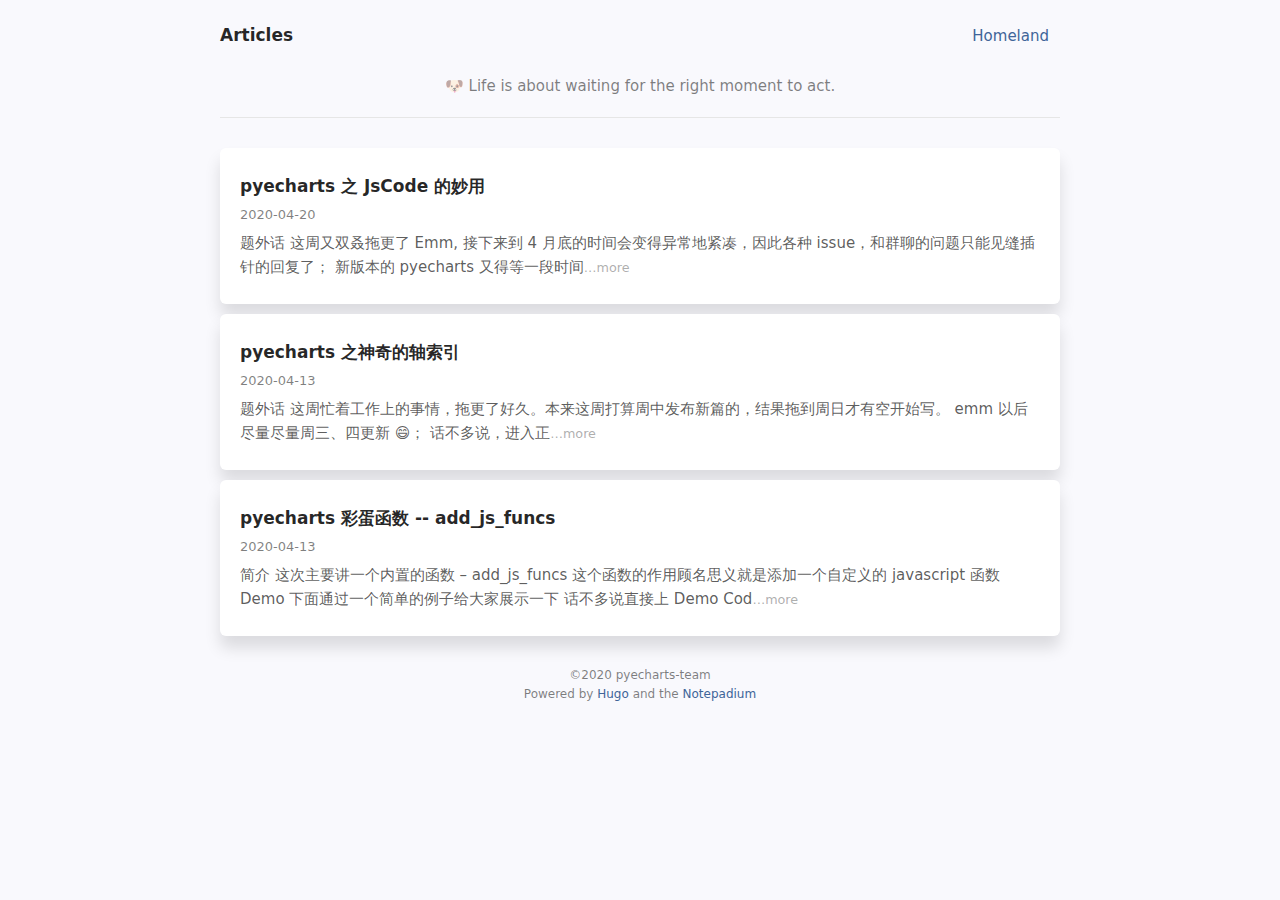
<file: index.html>
<!DOCTYPE html>
<html lang="en"><meta charset="utf-8"><meta name="generator" content="Hugo 0.59.1" /><meta name="viewport" content="width=device-width,initial-scale=1,viewport-fit=cover">
<meta name="color-scheme" content="light dark">
<meta name="supported-color-schemes" content="light dark"><title>Articles&nbsp;&ndash;&nbsp;🐶 Life is about waiting for the right moment to act.</title><link rel="stylesheet" href="/css/core.min.dc1e9c56383253a92e952044bbf9695dbb320db4c154afecac64a6fe0ad70f6c4b2f64097cf2d51e23ee15c0dfb0b601.css" integrity="sha384-3B6cVjgyU6kulSBEu/lpXbsyDbTBVK/srGSm/grXD2xLL2QJfPLVHiPuFcDfsLYB"><link rel="alternate" type="application/rss+xml" href="/index.xml" title="Articles" /><body>
    <div class="base-body"><section id="header" class="site header">
    <div class="header wrap"><span class="header left-side"><a class="site home" href="/"><span class="site name">Articles</span></a></span>
        <span class="header right-side"><div class="nav wrap"><nav class="nav"><a class="nav item" href="https://github.com/pyecharts"target="_blank">Homeland</a></nav></div></span></div><div class="site slogan"><span class="title">🐶 Life is about waiting for the right moment to act.</span></div></section><div id="content"><ul class="note list"><li class="item"><a class="note" href="/post/pyecharts-jscode/">
            <p class="note title">pyecharts 之 JsCode 的妙用</p><p class="note date">2020-04-20</p><p class="note content">题外话 这周又双叒拖更了 Emm, 接下来到 4 月底的时间会变得异常地紧凑，因此各种 issue，和群聊的问题只能见缝插针的回复了； 新版本的 pyecharts 又得等一段时间<span class="mldr">&mldr;more</span></p></a></li><li class="item"><a class="note" href="/post/pyecharts-magical-index/">
            <p class="note title">pyecharts 之神奇的轴索引</p><p class="note date">2020-04-13</p><p class="note content">题外话 这周忙着工作上的事情，拖更了好久。本来这周打算周中发布新篇的，结果拖到周日才有空开始写。 emm 以后尽量尽量周三、四更新 😄； 话不多说，进入正<span class="mldr">&mldr;more</span></p></a></li><li class="item"><a class="note" href="/post/pyecharts-add-js-funcs/">
            <p class="note title">pyecharts 彩蛋函数 -- add_js_funcs</p><p class="note date">2020-04-13</p><p class="note content">简介 这次主要讲一个内置的函数 &ndash; add_js_funcs 这个函数的作用顾名思义就是添加一个自定义的 javascript 函数 Demo 下面通过一个简单的例子给大家展示一下 话不多说直接上 Demo Cod<span class="mldr">&mldr;more</span></p></a></li></ul></div><section id="footer" class="footer"><div class="footer-wrap">
    <p class="copyright">©2020 pyecharts-team</p>
    <p class="powerby"><span>Powered by </span><a href="https://gohugo.io" 
        target="_blank">Hugo</a><span> and the </span><a href="https://themes.gohugo.io/hugo-notepadium/" 
        target="_blank">Notepadium</a></p>
</div></section><script src="/js/hljs.min.0799348a91dce12c6be4a73f943cfe78f181f4e6f6ec35c4af0fca1de377879f77cfab03c30f03a174d675737b5a9314.js" integrity="sha384-B5k0ipHc4Sxr5Kc/lDz&#43;ePGB9Ob27DXErw/KHeN3h593z6sDww8DoXTWdXN7WpMU"></script><script>hljs.initHighlightingOnLoad();</script></div>
</body>

</html>
</file>
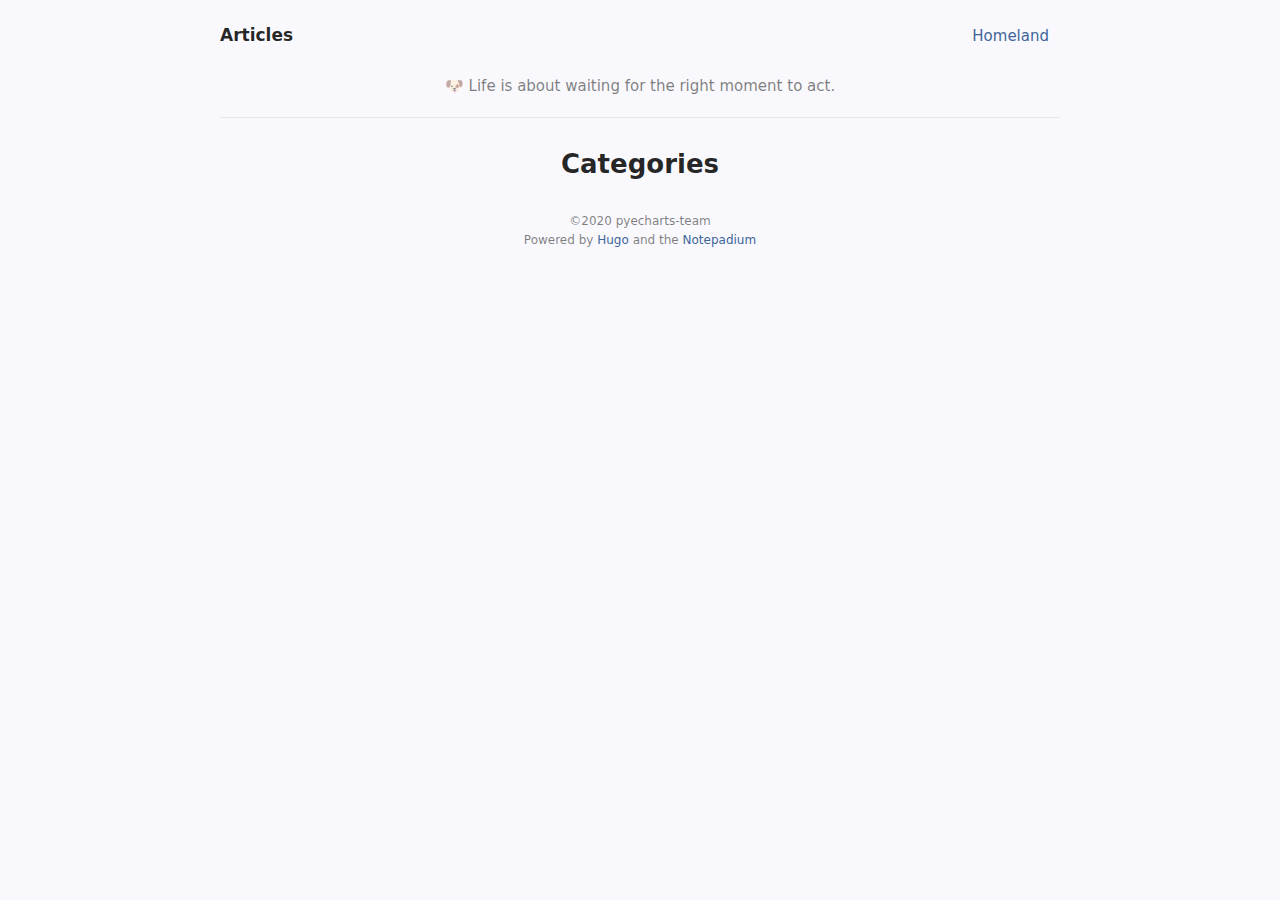
<file: categories/index.html>
<!DOCTYPE html>
<html lang="en"><meta charset="utf-8"><meta name="generator" content="Hugo 0.59.1" /><meta name="viewport" content="width=device-width,initial-scale=1,viewport-fit=cover">
<meta name="color-scheme" content="light dark">
<meta name="supported-color-schemes" content="light dark"><title>Categories&nbsp;&ndash;&nbsp;Articles</title><link rel="stylesheet" href="/css/core.min.dc1e9c56383253a92e952044bbf9695dbb320db4c154afecac64a6fe0ad70f6c4b2f64097cf2d51e23ee15c0dfb0b601.css" integrity="sha384-3B6cVjgyU6kulSBEu/lpXbsyDbTBVK/srGSm/grXD2xLL2QJfPLVHiPuFcDfsLYB"><link rel="alternate" type="application/rss+xml" href="/categories/index.xml" title="Articles" /><body>
    <div class="base-body"><section id="header" class="site header">
    <div class="header wrap"><span class="header left-side"><a class="site home" href="/"><span class="site name">Articles</span></a></span>
        <span class="header right-side"><div class="nav wrap"><nav class="nav"><a class="nav item" href="https://github.com/pyecharts"target="_blank">Homeland</a></nav></div></span></div><div class="site slogan"><span class="title">🐶 Life is about waiting for the right moment to act.</span></div></section><div id="content"><section class="article header"><h1>Categories</h1></section></div><section id="footer" class="footer"><div class="footer-wrap">
    <p class="copyright">©2020 pyecharts-team</p>
    <p class="powerby"><span>Powered by </span><a href="https://gohugo.io" 
        target="_blank">Hugo</a><span> and the </span><a href="https://themes.gohugo.io/hugo-notepadium/" 
        target="_blank">Notepadium</a></p>
</div></section><script src="/js/hljs.min.0799348a91dce12c6be4a73f943cfe78f181f4e6f6ec35c4af0fca1de377879f77cfab03c30f03a174d675737b5a9314.js" integrity="sha384-B5k0ipHc4Sxr5Kc/lDz&#43;ePGB9Ob27DXErw/KHeN3h593z6sDww8DoXTWdXN7WpMU"></script><script>hljs.initHighlightingOnLoad();</script></div>
</body>

</html>
</file>
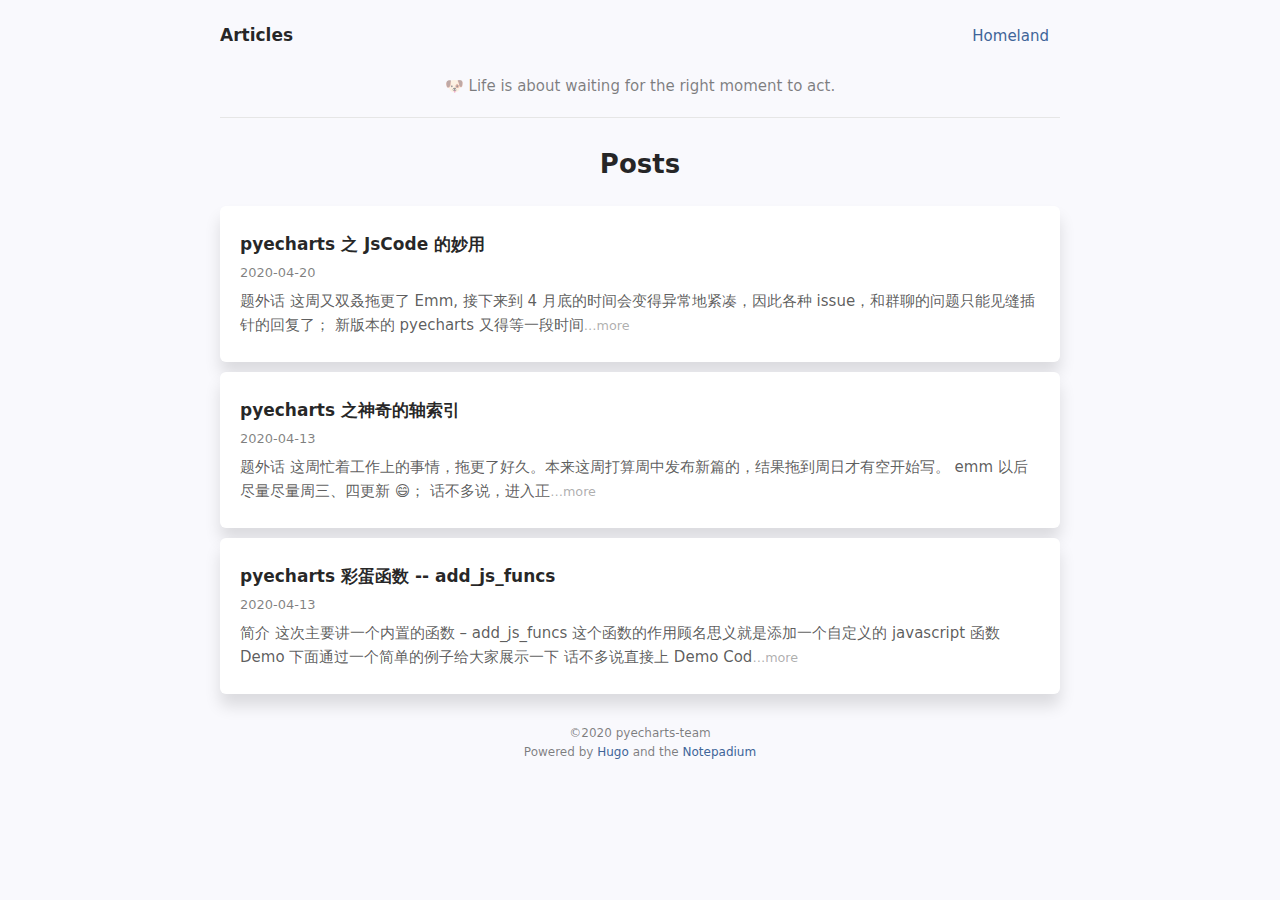
<file: post/index.html>
<!DOCTYPE html>
<html lang="en"><meta charset="utf-8"><meta name="generator" content="Hugo 0.59.1" /><meta name="viewport" content="width=device-width,initial-scale=1,viewport-fit=cover">
<meta name="color-scheme" content="light dark">
<meta name="supported-color-schemes" content="light dark"><title>Posts&nbsp;&ndash;&nbsp;Articles</title><link rel="stylesheet" href="/css/core.min.dc1e9c56383253a92e952044bbf9695dbb320db4c154afecac64a6fe0ad70f6c4b2f64097cf2d51e23ee15c0dfb0b601.css" integrity="sha384-3B6cVjgyU6kulSBEu/lpXbsyDbTBVK/srGSm/grXD2xLL2QJfPLVHiPuFcDfsLYB"><link rel="alternate" type="application/rss+xml" href="/post/index.xml" title="Articles" /><body>
    <div class="base-body"><section id="header" class="site header">
    <div class="header wrap"><span class="header left-side"><a class="site home" href="/"><span class="site name">Articles</span></a></span>
        <span class="header right-side"><div class="nav wrap"><nav class="nav"><a class="nav item" href="https://github.com/pyecharts"target="_blank">Homeland</a></nav></div></span></div><div class="site slogan"><span class="title">🐶 Life is about waiting for the right moment to act.</span></div></section><div id="content"><section class="article header"><h1>Posts</h1></section><ul class="note list"><li class="item"><a class="note" href="/post/pyecharts-jscode/">
            <p class="note title">pyecharts 之 JsCode 的妙用</p><p class="note date">2020-04-20</p><p class="note content">题外话 这周又双叒拖更了 Emm, 接下来到 4 月底的时间会变得异常地紧凑，因此各种 issue，和群聊的问题只能见缝插针的回复了； 新版本的 pyecharts 又得等一段时间<span class="mldr">&mldr;more</span></p></a></li><li class="item"><a class="note" href="/post/pyecharts-magical-index/">
            <p class="note title">pyecharts 之神奇的轴索引</p><p class="note date">2020-04-13</p><p class="note content">题外话 这周忙着工作上的事情，拖更了好久。本来这周打算周中发布新篇的，结果拖到周日才有空开始写。 emm 以后尽量尽量周三、四更新 😄； 话不多说，进入正<span class="mldr">&mldr;more</span></p></a></li><li class="item"><a class="note" href="/post/pyecharts-add-js-funcs/">
            <p class="note title">pyecharts 彩蛋函数 -- add_js_funcs</p><p class="note date">2020-04-13</p><p class="note content">简介 这次主要讲一个内置的函数 &ndash; add_js_funcs 这个函数的作用顾名思义就是添加一个自定义的 javascript 函数 Demo 下面通过一个简单的例子给大家展示一下 话不多说直接上 Demo Cod<span class="mldr">&mldr;more</span></p></a></li></ul></div><section id="footer" class="footer"><div class="footer-wrap">
    <p class="copyright">©2020 pyecharts-team</p>
    <p class="powerby"><span>Powered by </span><a href="https://gohugo.io" 
        target="_blank">Hugo</a><span> and the </span><a href="https://themes.gohugo.io/hugo-notepadium/" 
        target="_blank">Notepadium</a></p>
</div></section><script src="/js/hljs.min.0799348a91dce12c6be4a73f943cfe78f181f4e6f6ec35c4af0fca1de377879f77cfab03c30f03a174d675737b5a9314.js" integrity="sha384-B5k0ipHc4Sxr5Kc/lDz&#43;ePGB9Ob27DXErw/KHeN3h593z6sDww8DoXTWdXN7WpMU"></script><script>hljs.initHighlightingOnLoad();</script></div>
</body>

</html>
</file>
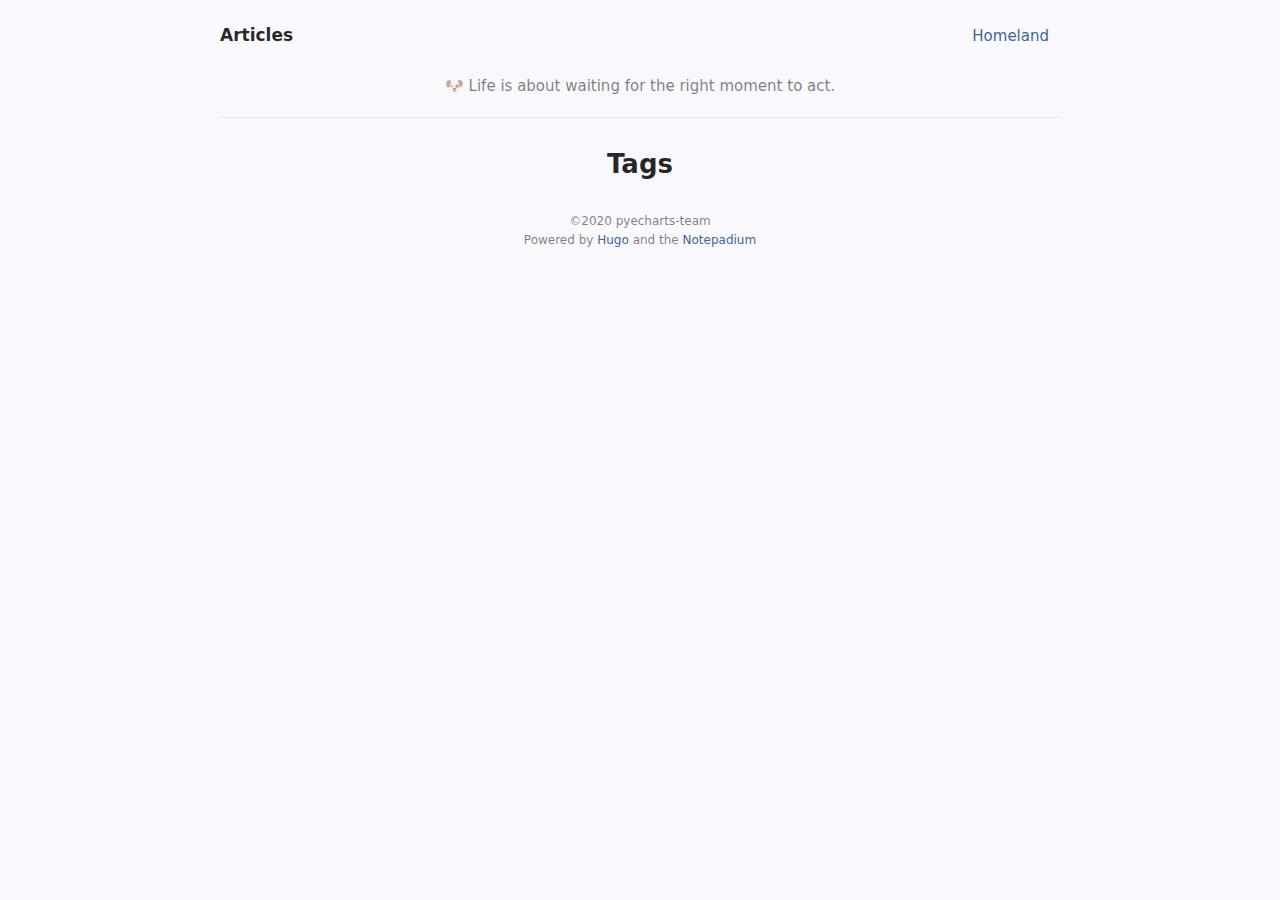
<file: tags/index.html>
<!DOCTYPE html>
<html lang="en"><meta charset="utf-8"><meta name="generator" content="Hugo 0.59.1" /><meta name="viewport" content="width=device-width,initial-scale=1,viewport-fit=cover">
<meta name="color-scheme" content="light dark">
<meta name="supported-color-schemes" content="light dark"><title>Tags&nbsp;&ndash;&nbsp;Articles</title><link rel="stylesheet" href="/css/core.min.dc1e9c56383253a92e952044bbf9695dbb320db4c154afecac64a6fe0ad70f6c4b2f64097cf2d51e23ee15c0dfb0b601.css" integrity="sha384-3B6cVjgyU6kulSBEu/lpXbsyDbTBVK/srGSm/grXD2xLL2QJfPLVHiPuFcDfsLYB"><link rel="alternate" type="application/rss+xml" href="/tags/index.xml" title="Articles" /><body>
    <div class="base-body"><section id="header" class="site header">
    <div class="header wrap"><span class="header left-side"><a class="site home" href="/"><span class="site name">Articles</span></a></span>
        <span class="header right-side"><div class="nav wrap"><nav class="nav"><a class="nav item" href="https://github.com/pyecharts"target="_blank">Homeland</a></nav></div></span></div><div class="site slogan"><span class="title">🐶 Life is about waiting for the right moment to act.</span></div></section><div id="content"><section class="article header"><h1>Tags</h1></section></div><section id="footer" class="footer"><div class="footer-wrap">
    <p class="copyright">©2020 pyecharts-team</p>
    <p class="powerby"><span>Powered by </span><a href="https://gohugo.io" 
        target="_blank">Hugo</a><span> and the </span><a href="https://themes.gohugo.io/hugo-notepadium/" 
        target="_blank">Notepadium</a></p>
</div></section><script src="/js/hljs.min.0799348a91dce12c6be4a73f943cfe78f181f4e6f6ec35c4af0fca1de377879f77cfab03c30f03a174d675737b5a9314.js" integrity="sha384-B5k0ipHc4Sxr5Kc/lDz&#43;ePGB9Ob27DXErw/KHeN3h593z6sDww8DoXTWdXN7WpMU"></script><script>hljs.initHighlightingOnLoad();</script></div>
</body>

</html>
</file>
<file: css/core.min.dc1e9c56383253a92e952044bbf9695dbb320db4c154afecac64a6fe0ad70f6c4b2f64097cf2d51e23ee15c0dfb0b601.css>
*,*::before,*::after{box-sizing:inherit;-webkit-box-sizing:inherit;-moz-box-sizing:inherit}html{box-sizing:border-box;-webkit-box-sizing:border-box;-moz-box-sizing:border-box;font-weight:400;font-size:17px;line-height:1.2}body{margin:0;-webkit-overflow-scrolling:touch;text-size-adjust:100%;-webkit-text-size-adjust:100%;-moz-text-size-adjust:100%;-ms-text-size-adjust:100%}p{margin:0;margin-block-start:0;margin-block-end:0;margin-inline-start:0;margin-inline-end:0}hr{margin:0;margin-block-start:0;margin-block-end:0;margin-inline-start:0;margin-inline-end:0;-webkit-margin-before:0;-webkit-margin-after:0;-webkit-margin-start:0;-webkit-margin-end:0;border-top-style:inset;border-top-width:1px;border-right:none;border-bottom:none;border-left:none}ol,ul{margin:0;padding:0;margin-block-start:0;margin-block-end:0;margin-inline-start:0;margin-inline-end:0;padding-inline-start:0;-webkit-margin-before:0;-webkit-margin-after:0;-webkit-margin-start:0;-webkit-margin-end:0;-webkit-padding-start:0}dl{margin:0;margin-block-start:0;margin-block-end:0;margin-inline-start:0;margin-inline-end:0;-webkit-margin-before:0;-webkit-margin-after:0;-webkit-margin-start:0;-webkit-margin-end:0}dd{margin-left:0;margin-inline-start:0;-webkit-margin-start:0}table{line-height:inherit;font-weight:400;font-size:inherit}th{font-weight:700}tt,code,kbd,samp,pre{font-family:monospace}pre{margin:0;white-space:pre;word-break:normal;word-wrap:normal}blockquote{margin:0;margin-block-start:0;margin-block-end:0;margin-inline-start:0;margin-inline-end:0}h1,h2,h3,h4,h5,h6{margin:0;margin-block-start:0;margin-block-end:0;margin-inline-start:0;margin-inline-end:0;font-weight:700}strong,b{font-weight:700}mark{color:currentColor;background-color:#ff0}svg,img{max-width:100%;border:none}:root{color-scheme:light dark;supported-color-schemes:light dark}html{font-family:system-ui,-apple-system,BlinkMacSystemFont,microsoft yahei,segoe ui,Ubuntu,Roboto,Oxygen,Cantarell,fira sans,droid sans,helvetica neue,Helvetica,Arial,Verdana,lucida grande,sans-serif,apple color emoji,segoe ui emoji;font-size:17px;font-weight:400;line-height:1.6}body{display:block;color:rgba(0,0,0,.85);background-color:#f9f9fd;word-break:normal;word-wrap:break-word;hyphens:auto;-webkit-hyphens:auto;-ms-hyphens:auto;-moz-hyphens:auto;padding-top:constant(safe-area-inset-top);padding-right:constant(safe-area-inset-right);padding-bottom:constant(safe-area-inset-bottom);padding-left:constant(safe-area-inset-left);padding-top:env(safe-area-inset-top);padding-right:env(safe-area-inset-right);padding-bottom:env(safe-area-inset-bottom);padding-left:env(safe-area-inset-left)}h1,h2,h3,h4,h5,h6{font-weight:700;line-height:1.3}h1{font-size:26px}h2{font-size:24px}h3{font-size:22px}h4{font-size:20px}h5{font-size:18px}h6{font-size:16px}blockquote,q{quotes:none;margin:0}mark,::selection{background-color:rgba(12,242,143,.2)}mark{padding-left:.15em;padding-right:.15em;border-radius:3px}code,tt,kbd,samp{font-family:Menlo,Consolas,liberation mono,monospace;font-weight:400;font-size:85%}pre{display:block;line-height:1.45;text-align:left;font-size:12px;margin:0;padding:6px 16px;background-color:#f9fafa;border-radius:6px;border:1px solid #e6e6e6;-o-tab-size:4;-moz-tab-size:4;tab-size:4;overflow:auto}code,kbd,tt,samp{color:#c41a16}pre code,pre kbd,pre tt,pre samp{display:inline;font-size:inherit;color:inherit;background-color:transparent}table{border-spacing:0;border-collapse:collapse}td,th{padding:0}a{color:#406599;text-decoration:none;-webkit-tap-highlight-color:transparent;-webkit-text-decoration-skip:objects;-moz-text-decoration-skip:objects;text-decoration-skip:objects}a:hover{text-decoration:underline}del{opacity:.5}abbr,acronym{cursor:help}.image-container,.image-container .link,.image-container .caption{display:block}.image-container{text-align:center}.image-container .link{line-height:1}.image-container .caption{line-height:1.5}.image-container .title{display:inline-block;opacity:.65;font-size:15px;text-align:initial;min-height:22px;padding:10px 5px}.base-body{display:block;margin:-1px auto;max-width:900px;border-top:1px solid transparent;border-bottom:1px solid transparent;overflow:hidden}.site.header{padding-top:20px;padding-bottom:20px;min-height:64px;margin-bottom:30px;border-bottom:1px solid #e6e6e6}.header.wrap{text-align:justify;font-size:1px}.header.wrap::after{display:inline-block;content:"";width:100%}.header.wrap,.nav.wrap{margin-top:-5px}.header.wrap>*,.nav.wrap>*{margin-top:5px}.header.left-side,.header.right-side{display:inline-block;font-size:17px;text-align:initial}.site.home:hover{opacity:.5;text-decoration:none}.site.logo{height:42px;border-radius:3px;vertical-align:middle;margin-right:8px}.site.name{color:rgba(0,0,0,.85)}.site.slogan{font-size:15px;line-height:1.5;text-align:center;margin-top:20px}.site.slogan .title{display:inline-block;text-align:initial;color:rgba(0,0,0,.5);min-height:22px}.nav.item{display:inline-block;font-size:15px;line-height:1;padding:4px 6px;margin:5px 5px 5px 0;border-radius:20px}.footer{font-size:12px;color:rgba(0,0,0,.5);margin-top:30px;margin-bottom:20px}.footer-wrap{display:block;text-align:center}.date{font-size:13px}.langs{display:inline-block;list-style:none;font-size:15px}.lang{margin-left:10px}.note.list{margin:0;padding:0;list-style:none}.note.list .item{width:100%;margin:5px 0 10px;background-color:#fff}.note.list .item>a:hover,.nav.item:hover{opacity:.5;text-decoration:none}.tag:hover,.category:hover{opacity:.5;text-decoration:none}.note{color:rgba(0,0,0,.85);display:block;text-decoration:none}.note:hover{text-decoration:none}.note.title,.site.name{font-size:17px;font-weight:700}.note.date{color:rgba(0,0,0,.5)}.note.content{font-size:15px}.mldr{opacity:.5;font-size:85%}.note.title,.note.date,.note.content,.note.imgs,.note.labels{margin:5px 0}.note.imgs{display:block;border:0 solid transparent;line-height:1}.note.imgs .img{object-fit:cover;height:80px;min-width:80px;max-width:120px;border-radius:4px;border:1px solid #e6e6e6;margin:5px 0 0 5px}.cover{width:100%}.article.header{text-align:center;margin-top:4px;margin-bottom:24px}.article.date{color:rgba(0,0,0,.5);margin-top:24px}.tag,.category{display:inline-block;font-size:13px;line-height:1;padding:4px 6px;margin:5px 5px 5px 0;border-radius:20px;border:1px solid #e6e6e6}.tag{color:#c41a16}.category{color:#fff;background-color:#eb7350}.article.labels,.article.license,.article.navigation,.article.discussion,.article.share{margin-top:24px}.article.discussion{border-top:1px dashed #e6e6e6;border-bottom:1px dashed #e6e6e6}.article.navigation p{margin:0}.article.navigation p+p{margin-top:5px}.article.navigation .link{font-weight:700}.article.navigation .li{display:inline-block;font-size:85%;opacity:.5;margin-right:5px}.article.license{background-color:#f9f9f9;border-radius:3px;margin:30px 0;font-size:13px;padding:15px 20px;border:2px dashed #ddd;color:#999}.pagination{display:block;text-align:center;margin:30px 0}.pagination ul{display:inline-block;list-style:none;font-weight:700;padding:0;margin:0}.pagination ul li{display:inline}.pagination ul li a{color:#406599;float:left;padding:8px 16px;text-decoration:none}.pagination ul li a.active{background-color:#406599;color:#fff}.pagination ul li a:hover:not(.active){background-color:rgba(0,122,255,.5)}.note.content,.article.markdown-body{color:rgba(0,0,0,.65)}.note.list .item,.article-container{padding:20px;border-radius:6px;box-shadow:0 12px 16px 0 rgba(0,0,0,.12)}@media(max-width:500px){.note.list .item,.article-container{border-radius:0;box-shadow:none}.note.list,.article-container{margin-left:-20px;margin-right:-20px}}.article-container{background-color:#fff}.article.markdown-body{display:block;margin-top:20px;margin-bottom:20px}.article.markdown-body h1,.article.markdown-body h2,.article.markdown-body h3,.article.markdown-body h4,.article.markdown-body h5,.article.markdown-body h6{color:rgba(0,0,0,.8);margin-top:24px;margin-bottom:20px}.article.markdown-body h1,.article.markdown-body h2{padding-bottom:.3em;border-bottom:1px solid #e6e6e6}.article.markdown-body img{-ms-transform:scale(1);-ms-transition:transform .25s ease-in-out 0s;-moz-transform:scale(1);-moz-transition:transform .25s ease-in-out 0s;-webkit-transform:scale(1);-webkit-transition:transform .25s ease-in-out 0s;transform:scale(1);transition:transform .25s ease-in-out 0s}.article.markdown-body img:hover{-ms-transform:scale(1.04);-ms-transition:transform .25s ease-in-out 0s;-moz-transform:scale(1.04);-moz-transition:transform .25s ease-in-out 0s;-webkit-transform:scale(1.04);-webkit-transition:transform .25s ease-in-out 0s;transform:scale(1.04);transition:transform .25s ease-in-out 0s}.article.markdown-body blockquote,.article.markdown-body q{opacity:.85}.article.markdown-body blockquote{padding:.95em;border-radius:6px;border-left:6px solid #fee450;background-color:#fbf8e8}.article.markdown-body q::before,.article.markdown-body q::after{opacity:.6}.article.markdown-body q::before{content:"\275D"}.article.markdown-body q::after{content:"\275E"}.article.markdown-body ol,.article.markdown-body ul{margin-bottom:20px;margin-block-end:20px;-webkit-margin-after:20px;padding-inline-start:40px;-webkit-padding-start:40px;padding-left:40px}.article.markdown-body hr{opacity:.4;border-top-style:dashed;border-top-color:inherit}.article.markdown-body table{display:block;width:100%;overflow:auto}.article.markdown-body table tr{border:0}.article.markdown-body table th{font-weight:700}.article.markdown-body table td,.article.markdown-body table th{min-width:86px;padding:6px 13px;border:1px solid #e6e6e6}.article.markdown-body table th:empty{padding:0;border:0}.article.markdown-body .plstable th{max-width:25%}.article.markdown-body li+li{margin-top:20px}.article.markdown-body>*,.article.markdown-body li>*,.article.markdown-body blockquote>*,.article.markdown-body .footnotes>*{margin-top:0;margin-bottom:20px}.article.markdown-body>:first-child,.article.markdown-body li>:first-child,.article.markdown-body blockquote>:first-child{margin-top:0}.article.markdown-body>:last-child,.article.markdown-body li>:last-child,.article.markdown-body blockquote>:last-child{margin-bottom:0}.base-body{padding-left:30px;padding-right:30px}@media(max-width:414px){.base-body{padding-left:20px;padding-right:20px}}@media(max-width:375px){html{font-size:15px}h1{font-size:25px}h2{font-size:23px}h3{font-size:21px}h4{font-size:19px}h5{font-size:17px}h6{font-size:15px}.header.left-side,.header.right-side{font-size:15px}.base-body{padding-left:15px;padding-right:15px}}.article.markdown-body .katex,.article.markdown-body .MathJax,.article.markdown-body .katex-display,.article.markdown-body .MathJax_Display{margin:0;padding:.2em .4em}.article.markdown-body .MathJax{outline:none}.article.markdown-body .lntable{border-radius:3px;border:1px solid #e6e6e6}.article.markdown-body .lntable .lntd .lnt{display:block;margin:0;padding:0}.article.markdown-body .lntable .lntd{min-width:0;padding:0 5px;border:0}.article.markdown-body .lntable .lntd pre{overflow:visible;width:100%;margin-left:-15px;margin-right:-15px;border:0}.article.markdown-body .lntable tr>:first-child{border-right:1px dashed #e6e6e6}@media(prefers-color-scheme:dark){body{color:rgba(255,255,255,.85);background-color:#222831}mark,::selection{background-color:#515b70}.note,.site.name{color:rgba(255,255,255,.85)}.site.slogan .title,.note.date,.article.date,.footer{color:rgba(255,255,255,.5)}.note.content,.article.markdown-body{color:rgba(255,255,255,.65)}code,kbd,tt,samp{color:#fc6a5d}pre{background-color:#1f1f24}a{color:#1b95e0}.pagination ul li a{color:#1b95e0}.pagination ul li a.active{background-color:#1b95e0}.pagination ul li a:hover:not(.active){background-color:rgba(130,170,255,.5)}.tag,.category{border-color:rgba(255,255,255,.2)}.tag{color:#fc6a5d}.category{color:rgba(255,255,255,.85);background-color:#8a4a4a}.article.markdown-body h1,.article.markdown-body h2,.article.markdown-body h3,.article.markdown-body h4,.article.markdown-body h5,.article.markdown-body h6{color:rgba(255,255,255,.8)}.note.list .item,.article-container{background-color:#393e46;box-shadow:0 12px 16px 0 rgba(0,0,0,.2)}@media(max-width:500px){.note.list .item,.article-container{box-shadow:none}}pre,.note.imgs .img,.article.markdown-body table td,.article.markdown-body table th,.article.markdown-body .lntable{border-color:rgba(255,255,255,.2)}.site.header,.article.markdown-body h1,.article.markdown-body h2{border-bottom-color:rgba(255,255,255,.2)}.article.markdown-body blockquote{border-left-color:#c9ced6;background-color:#292e36}.article.license{background-color:#31373f;color:rgba(255,255,255,.6);border-color:rgba(255,255,255,.2)}.article.discussion{border-top-color:rgba(255,255,255,.2);border-bottom-color:rgba(255,255,255,.2)}.article.markdown-body .lntable tr>:first-child{border-right-color:rgba(255,255,255,.2)}}pre{background-color:#282a36}.hljs-keyword,.hljs-selector-tag,.hljs-literal,.hljs-section,.hljs-link{color:#8be9fd}.hljs-function .hljs-keyword{color:#ff79c6}.hljs,.hljs-subst{color:#f8f8f2}.hljs-string,.hljs-title,.hljs-name,.hljs-type,.hljs-attribute,.hljs-symbol,.hljs-bullet,.hljs-addition,.hljs-variable,.hljs-template-tag,.hljs-template-variable{color:#f1fa8c}.hljs-comment,.hljs-quote,.hljs-deletion,.hljs-meta{color:#6272a4}.hljs-keyword,.hljs-selector-tag,.hljs-literal,.hljs-title,.hljs-section,.hljs-doctag,.hljs-type,.hljs-name,.hljs-strong{font-weight:700}.hljs-emphasis{font-style:italic}
</file>
